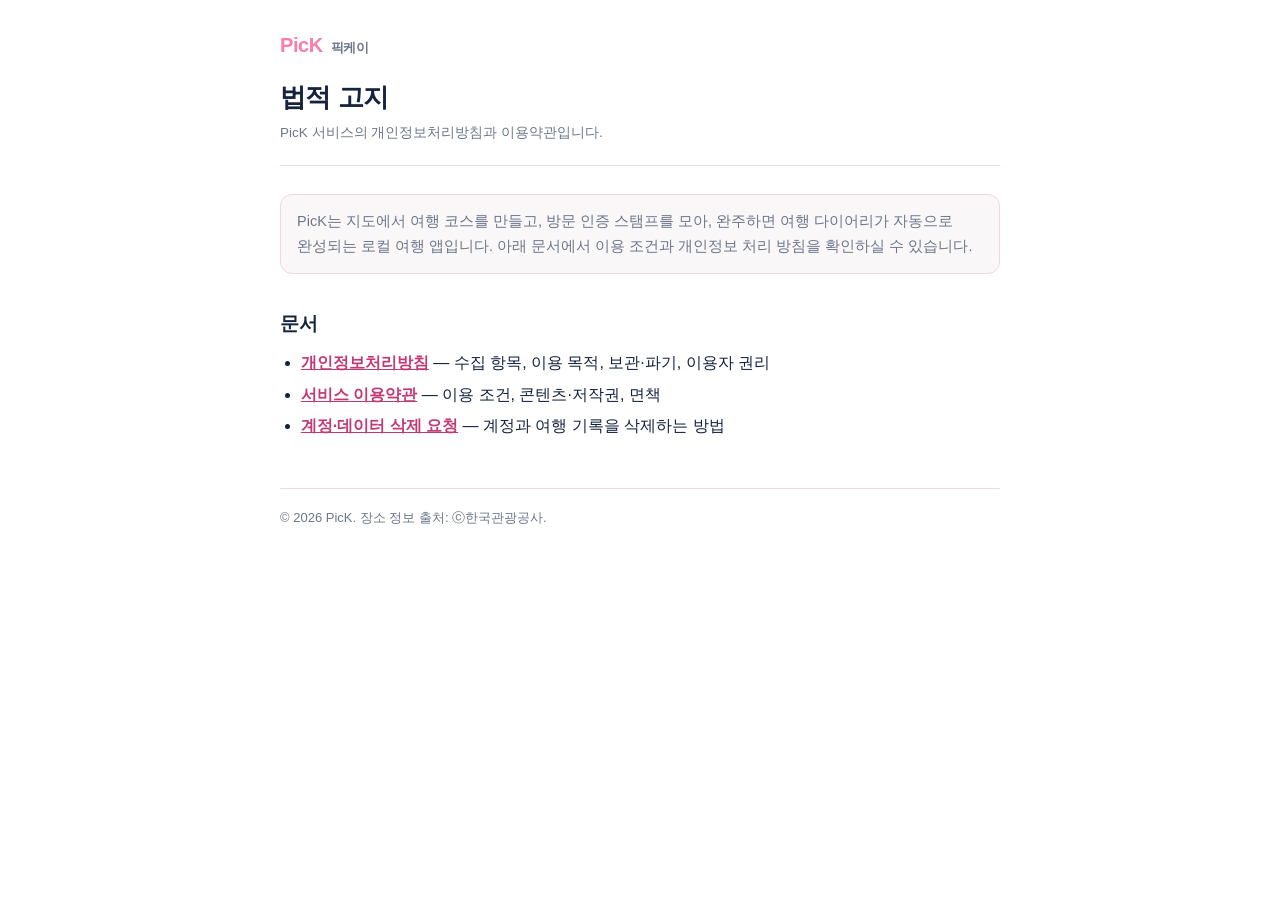
<file: index.html>
<!doctype html>
<html lang="ko">
<head>
  <meta charset="utf-8" />
  <meta name="viewport" content="width=device-width, initial-scale=1" />
  <meta name="robots" content="index, follow" />
  <title>PicK 법적 고지</title>
  <link rel="stylesheet" href="style.css?v=2" />
</head>
<body>
  <div class="wrap">
    <header class="doc">
      <a class="brand" href="index.html">PicK <small>픽케이</small></a>
      <h1>법적 고지</h1>
      <p class="meta">PicK 서비스의 개인정보처리방침과 이용약관입니다.</p>
    </header>

    <p class="lead">
      PicK는 지도에서 여행 코스를 만들고, 방문 인증 스탬프를 모아, 완주하면 여행
      다이어리가 자동으로 완성되는 로컬 여행 앱입니다. 아래 문서에서 이용 조건과
      개인정보 처리 방침을 확인하실 수 있습니다.
    </p>

    <section>
      <h2>문서</h2>
      <ul>
        <li><a href="privacy.html"><b>개인정보처리방침</b></a> — 수집 항목, 이용 목적, 보관·파기, 이용자 권리</li>
        <li><a href="terms.html"><b>서비스 이용약관</b></a> — 이용 조건, 콘텐츠·저작권, 면책</li>
        <li><a href="delete-request.html"><b>계정·데이터 삭제 요청</b></a> — 계정과 여행 기록을 삭제하는 방법</li>
      </ul>
    </section>

    <footer class="doc">
      <p>© 2026 PicK. 장소 정보 출처: ⓒ한국관광공사.</p>
    </footer>
  </div>
</body>
</html>
</file>
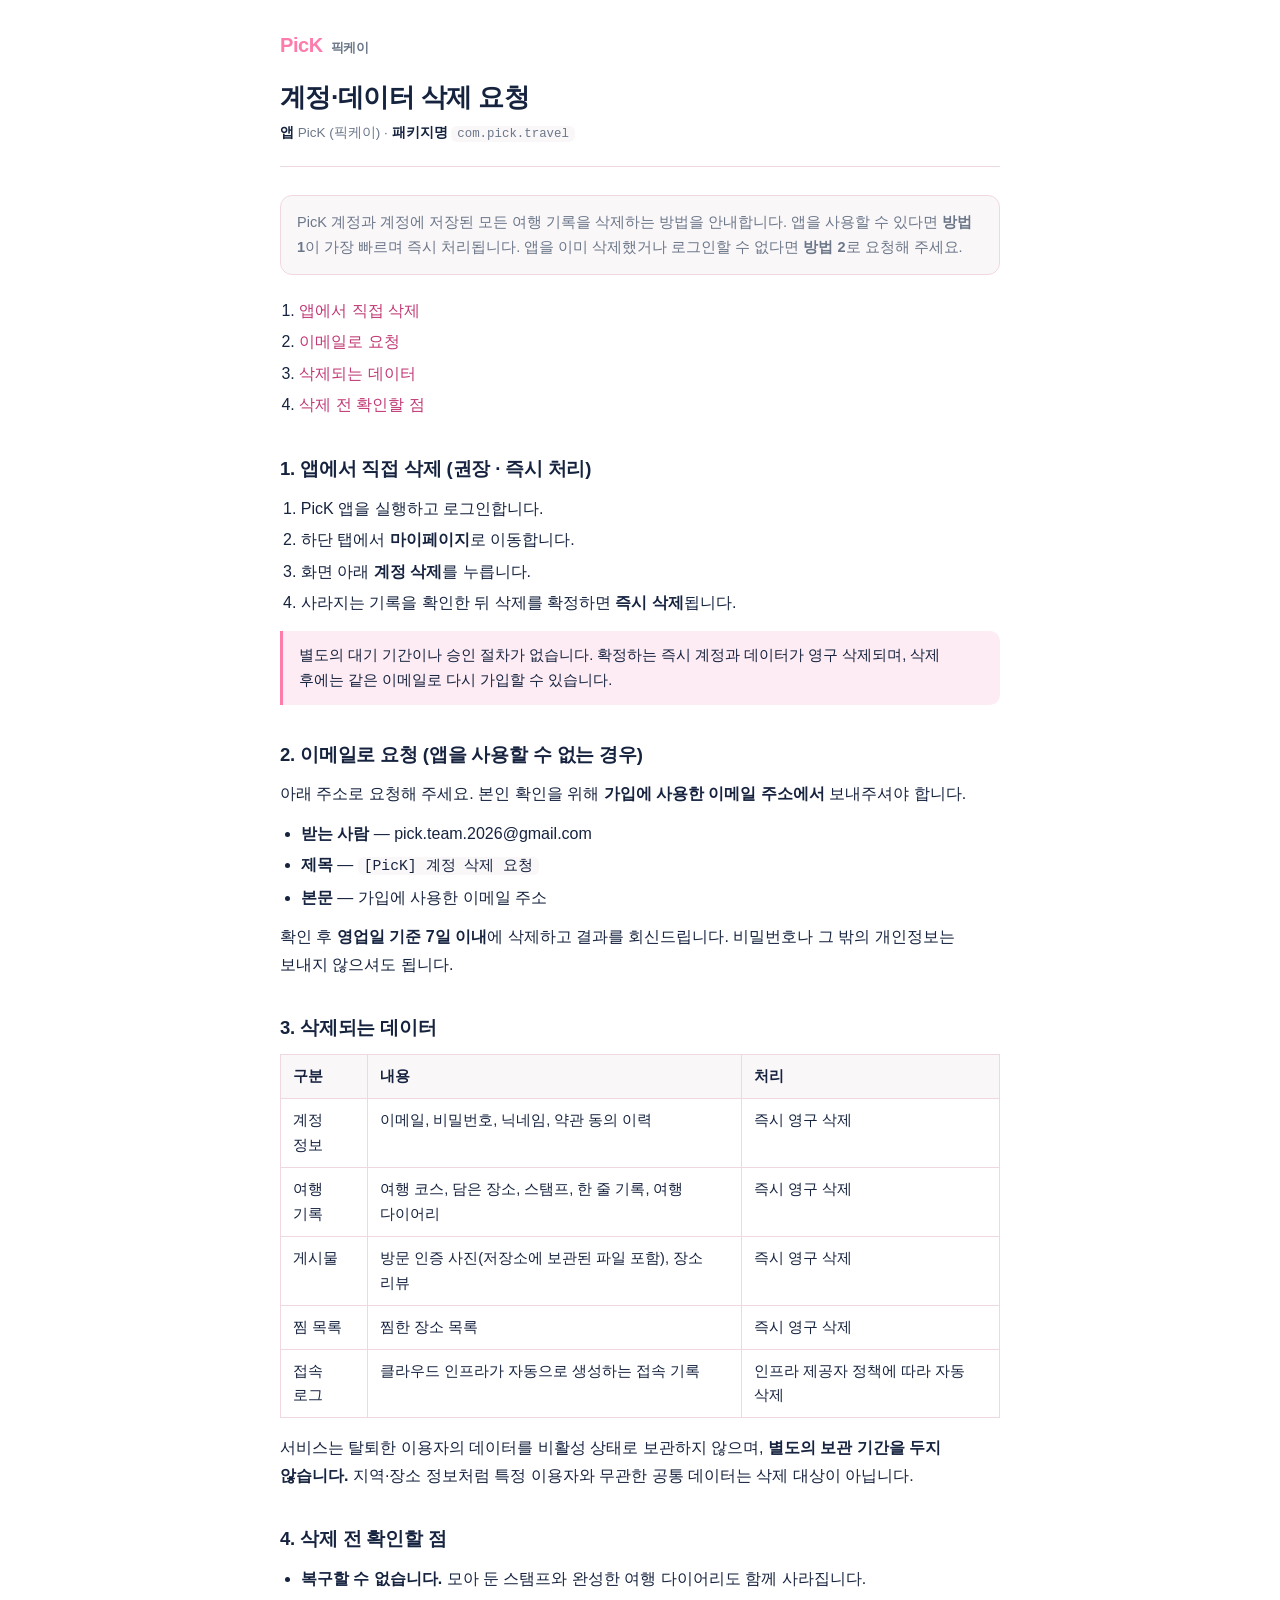
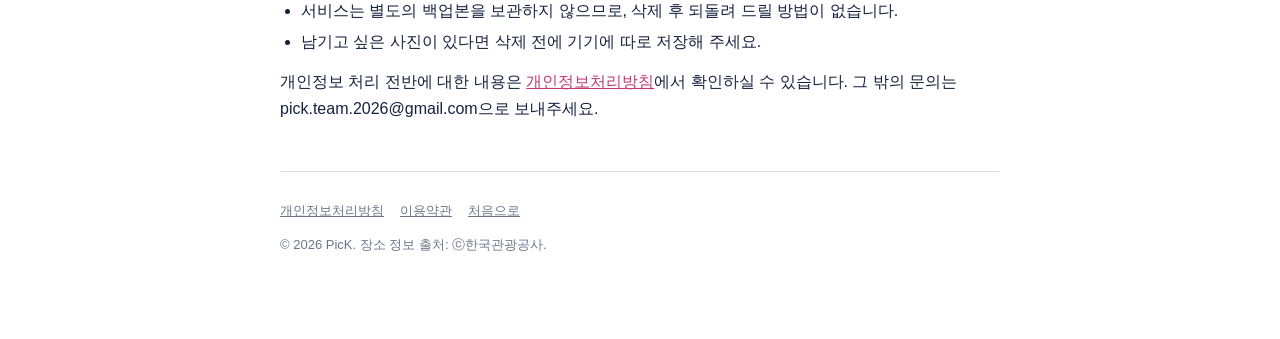
<file: delete-request.html>
<!doctype html>
<html lang="ko">
<head>
  <meta charset="utf-8" />
  <meta name="viewport" content="width=device-width, initial-scale=1" />
  <meta name="robots" content="index, follow" />
  <title>계정·데이터 삭제 요청 · PicK</title>
  <link rel="stylesheet" href="style.css?v=2" />
</head>
<body>
  <div class="wrap">
    <header class="doc">
      <a class="brand" href="index.html">PicK <small>픽케이</small></a>
      <h1>계정·데이터 삭제 요청</h1>
      <p class="meta"><b>앱</b> PicK (픽케이) · <b>패키지명</b> <code>com.pick.travel</code></p>
    </header>

    <p class="lead">
      PicK 계정과 계정에 저장된 모든 여행 기록을 삭제하는 방법을 안내합니다.
      앱을 사용할 수 있다면 <b>방법 1</b>이 가장 빠르며 즉시 처리됩니다.
      앱을 이미 삭제했거나 로그인할 수 없다면 <b>방법 2</b>로 요청해 주세요.
    </p>

    <nav class="toc" aria-label="목차">
      <ol>
        <li><a href="#m1">앱에서 직접 삭제</a></li>
        <li><a href="#m2">이메일로 요청</a></li>
        <li><a href="#data">삭제되는 데이터</a></li>
        <li><a href="#notes">삭제 전 확인할 점</a></li>
      </ol>
    </nav>

    <section id="m1">
      <h2>1. 앱에서 직접 삭제 (권장 · 즉시 처리)</h2>
      <ol class="body">
        <li>PicK 앱을 실행하고 로그인합니다.</li>
        <li>하단 탭에서 <b>마이페이지</b>로 이동합니다.</li>
        <li>화면 아래 <b>계정 삭제</b>를 누릅니다.</li>
        <li>사라지는 기록을 확인한 뒤 삭제를 확정하면 <b>즉시 삭제</b>됩니다.</li>
      </ol>
      <div class="callout">
        별도의 대기 기간이나 승인 절차가 없습니다. 확정하는 즉시 계정과 데이터가
        영구 삭제되며, 삭제 후에는 같은 이메일로 다시 가입할 수 있습니다.
      </div>
    </section>

    <section id="m2">
      <h2>2. 이메일로 요청 (앱을 사용할 수 없는 경우)</h2>
      <p>
        아래 주소로 요청해 주세요. 본인 확인을 위해 <b>가입에 사용한 이메일 주소에서</b>
        보내주셔야 합니다.
      </p>
      <ul>
        <li><b>받는 사람</b> — pick.team.2026@gmail.com</li>
        <li><b>제목</b> — <code>[PicK] 계정 삭제 요청</code></li>
        <li><b>본문</b> — 가입에 사용한 이메일 주소</li>
      </ul>
      <p>
        확인 후 <b>영업일 기준 7일 이내</b>에 삭제하고 결과를 회신드립니다.
        비밀번호나 그 밖의 개인정보는 보내지 않으셔도 됩니다.
      </p>
    </section>

    <section id="data">
      <h2>3. 삭제되는 데이터</h2>
      <table>
        <thead>
          <tr><th>구분</th><th>내용</th><th>처리</th></tr>
        </thead>
        <tbody>
          <tr>
            <td>계정 정보</td>
            <td>이메일, 비밀번호, 닉네임, 약관 동의 이력</td>
            <td>즉시 영구 삭제</td>
          </tr>
          <tr>
            <td>여행 기록</td>
            <td>여행 코스, 담은 장소, 스탬프, 한 줄 기록, 여행 다이어리</td>
            <td>즉시 영구 삭제</td>
          </tr>
          <tr>
            <td>게시물</td>
            <td>방문 인증 사진(저장소에 보관된 파일 포함), 장소 리뷰</td>
            <td>즉시 영구 삭제</td>
          </tr>
          <tr>
            <td>찜 목록</td>
            <td>찜한 장소 목록</td>
            <td>즉시 영구 삭제</td>
          </tr>
          <tr>
            <td>접속 로그</td>
            <td>클라우드 인프라가 자동으로 생성하는 접속 기록</td>
            <td>인프라 제공자 정책에 따라 자동 삭제</td>
          </tr>
        </tbody>
      </table>
      <p>
        서비스는 탈퇴한 이용자의 데이터를 비활성 상태로 보관하지 않으며,
        <b>별도의 보관 기간을 두지 않습니다.</b> 지역·장소 정보처럼 특정 이용자와
        무관한 공통 데이터는 삭제 대상이 아닙니다.
      </p>
    </section>

    <section id="notes">
      <h2>4. 삭제 전 확인할 점</h2>
      <ul>
        <li><b>복구할 수 없습니다.</b> 모아 둔 스탬프와 완성한 여행 다이어리도 함께 사라집니다.</li>
        <li>서비스는 별도의 백업본을 보관하지 않으므로, 삭제 후 되돌려 드릴 방법이 없습니다.</li>
        <li>남기고 싶은 사진이 있다면 삭제 전에 기기에 따로 저장해 주세요.</li>
      </ul>
      <p>
        개인정보 처리 전반에 대한 내용은
        <a href="privacy.html">개인정보처리방침</a>에서 확인하실 수 있습니다.
        그 밖의 문의는 pick.team.2026@gmail.com으로 보내주세요.
      </p>
    </section>

    <footer class="doc">
      <div class="backlinks">
        <a href="privacy.html">개인정보처리방침</a>
        <a href="terms.html">이용약관</a>
        <a href="index.html">처음으로</a>
      </div>
      <p style="margin-top:12px">© 2026 PicK. 장소 정보 출처: ⓒ한국관광공사.</p>
    </footer>
  </div>
</body>
</html>
</file>
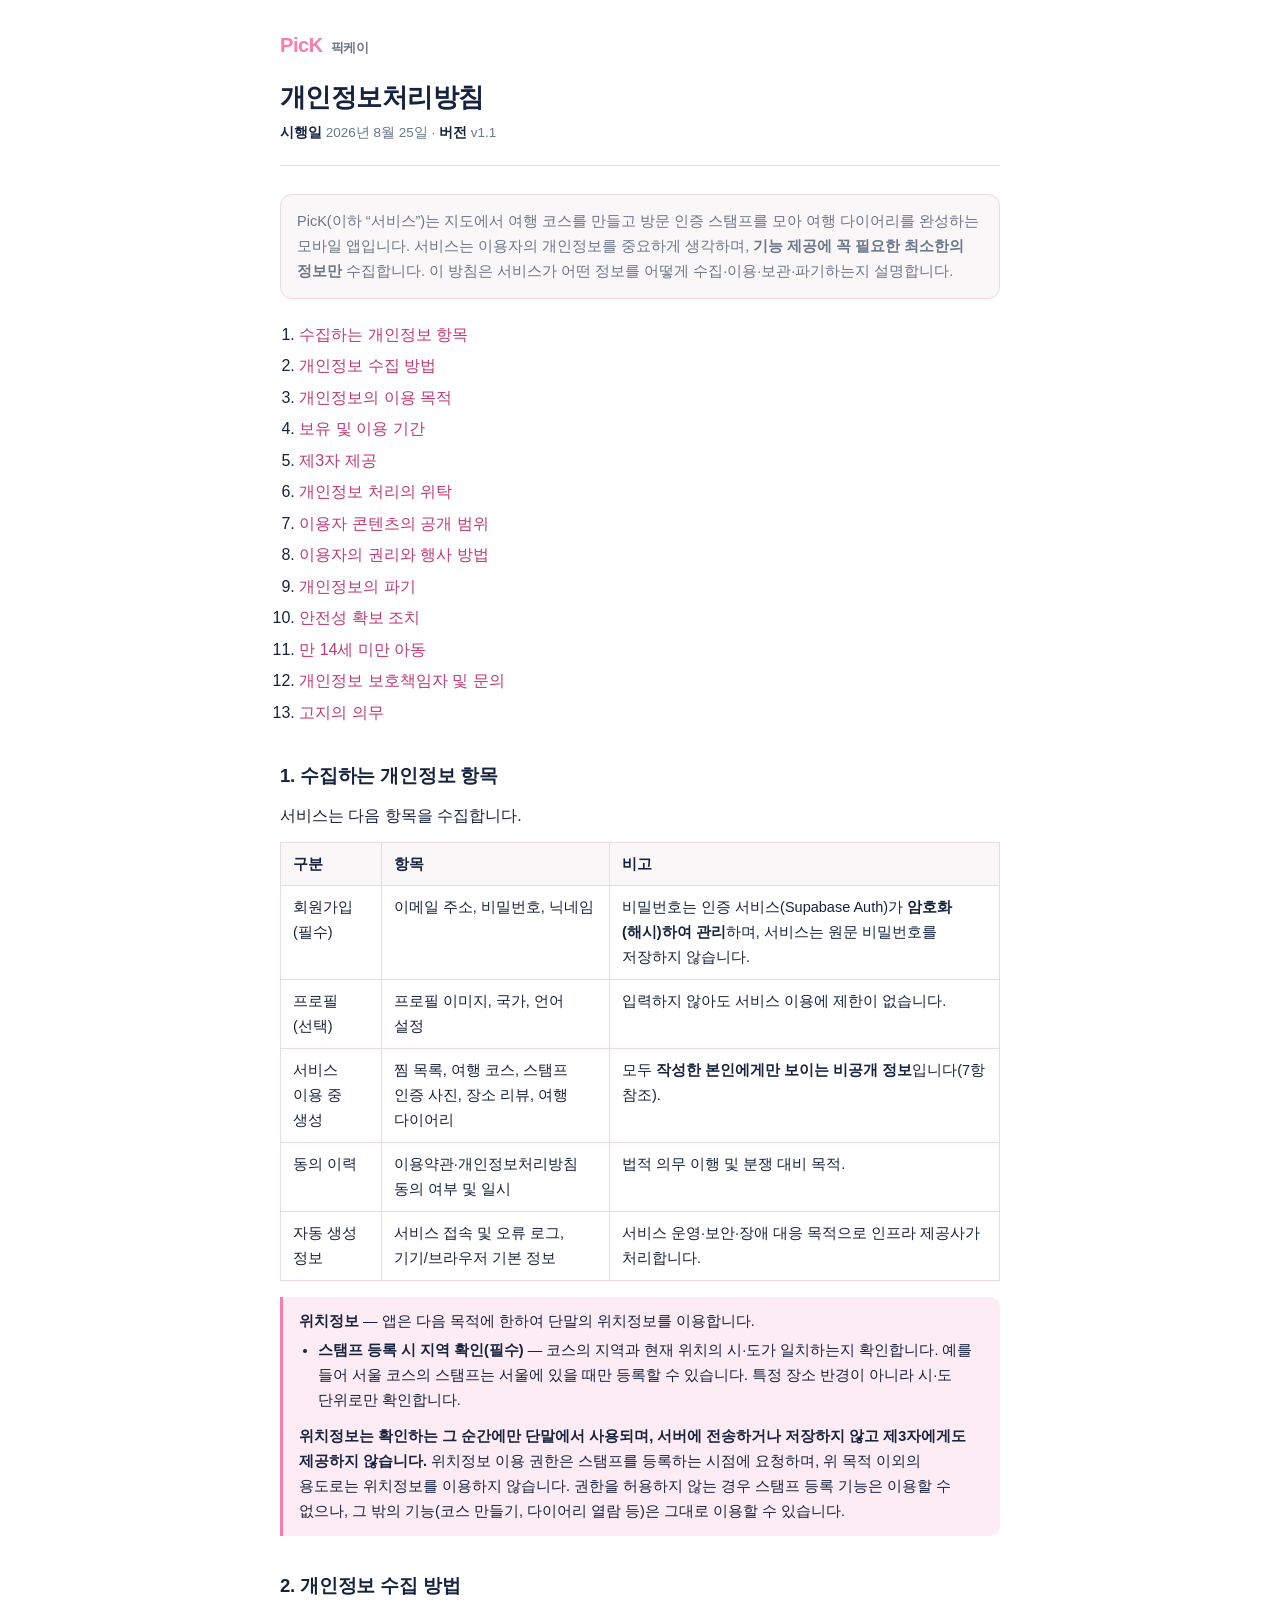
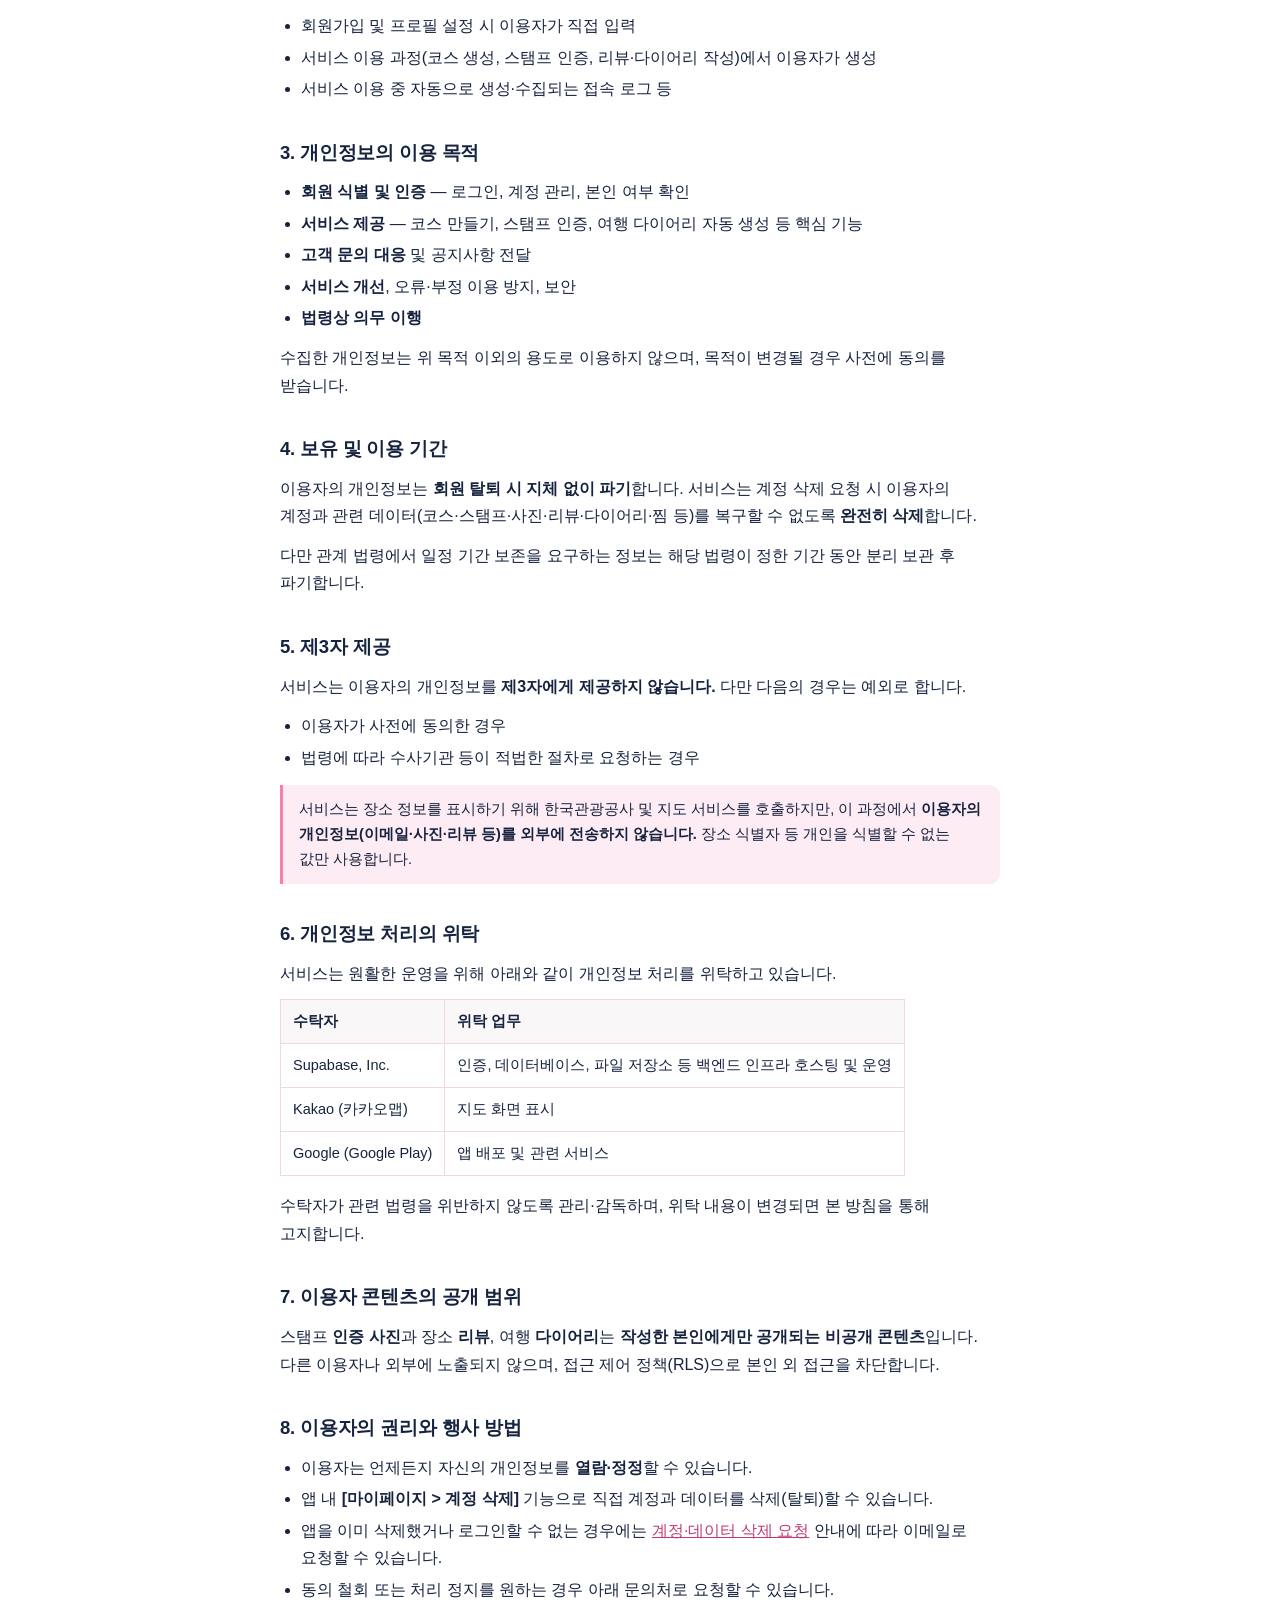
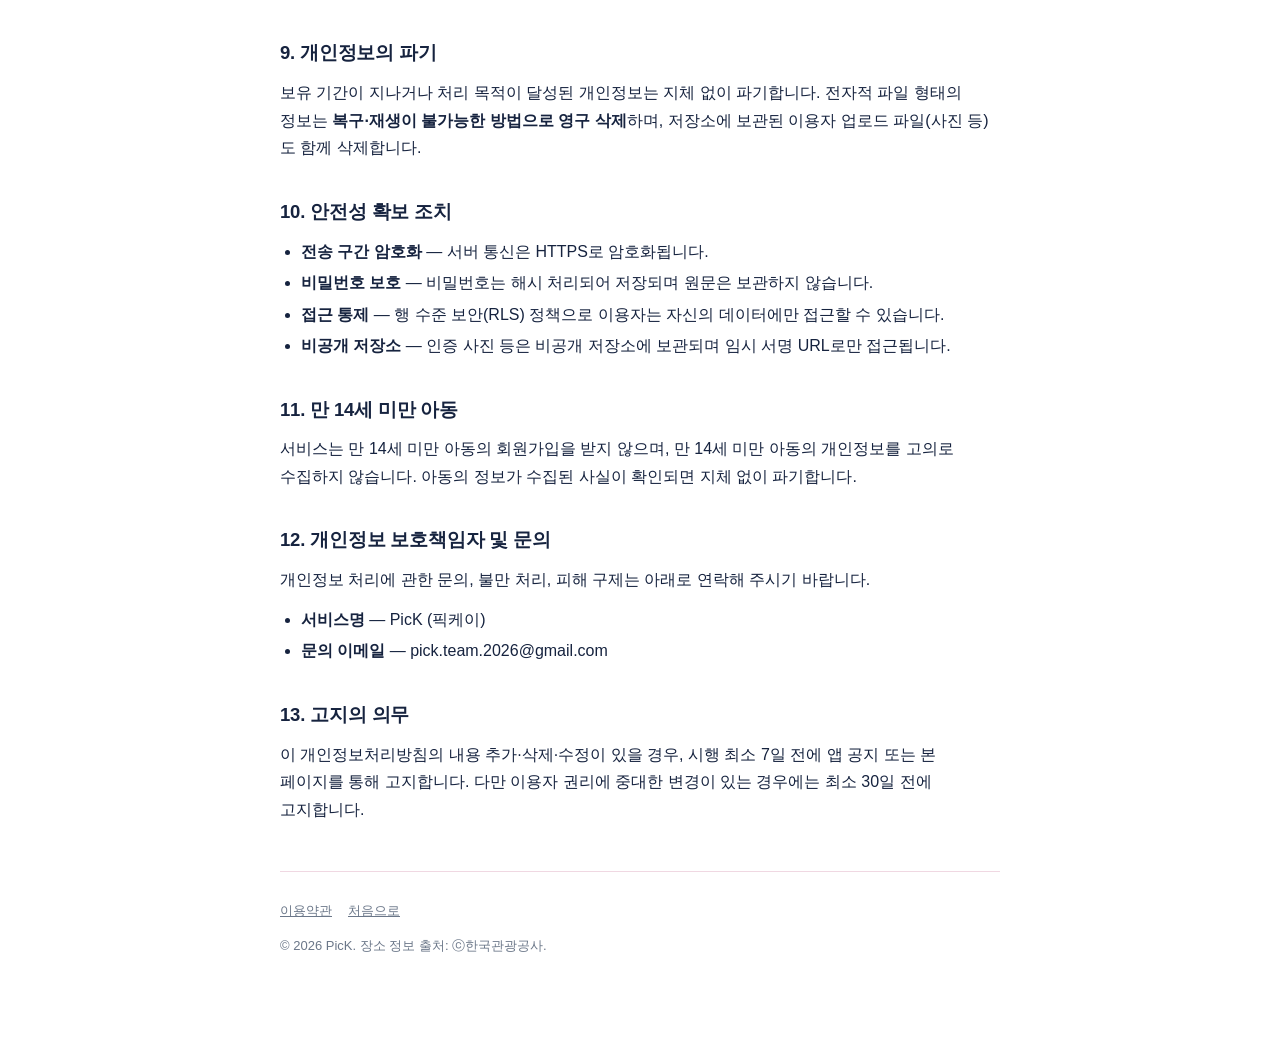
<file: privacy.html>
<!doctype html>
<html lang="ko">
<head>
  <meta charset="utf-8" />
  <meta name="viewport" content="width=device-width, initial-scale=1" />
  <meta name="robots" content="index, follow" />
  <title>개인정보처리방침 · PicK</title>
  <link rel="stylesheet" href="style.css?v=2" />
</head>
<body>
  <div class="wrap">
    <header class="doc">
      <a class="brand" href="index.html">PicK <small>픽케이</small></a>
      <h1>개인정보처리방침</h1>
      <p class="meta"><b>시행일</b> 2026년 8월 25일 · <b>버전</b> v1.1</p>
    </header>

    <p class="lead">
      PicK(이하 “서비스”)는 지도에서 여행 코스를 만들고 방문 인증 스탬프를 모아
      여행 다이어리를 완성하는 모바일 앱입니다. 서비스는 이용자의 개인정보를
      중요하게 생각하며, <b>기능 제공에 꼭 필요한 최소한의 정보만</b> 수집합니다.
      이 방침은 서비스가 어떤 정보를 어떻게 수집·이용·보관·파기하는지 설명합니다.
    </p>

    <nav class="toc" aria-label="목차">
      <ol>
        <li><a href="#s1">수집하는 개인정보 항목</a></li>
        <li><a href="#s2">개인정보 수집 방법</a></li>
        <li><a href="#s3">개인정보의 이용 목적</a></li>
        <li><a href="#s4">보유 및 이용 기간</a></li>
        <li><a href="#s5">제3자 제공</a></li>
        <li><a href="#s6">개인정보 처리의 위탁</a></li>
        <li><a href="#s7">이용자 콘텐츠의 공개 범위</a></li>
        <li><a href="#s8">이용자의 권리와 행사 방법</a></li>
        <li><a href="#s9">개인정보의 파기</a></li>
        <li><a href="#s10">안전성 확보 조치</a></li>
        <li><a href="#s11">만 14세 미만 아동</a></li>
        <li><a href="#s12">개인정보 보호책임자 및 문의</a></li>
        <li><a href="#s13">고지의 의무</a></li>
      </ol>
    </nav>

    <section id="s1">
      <h2>1. 수집하는 개인정보 항목</h2>
      <p>서비스는 다음 항목을 수집합니다.</p>
      <table>
        <thead><tr><th>구분</th><th>항목</th><th>비고</th></tr></thead>
        <tbody>
          <tr>
            <td>회원가입 (필수)</td>
            <td>이메일 주소, 비밀번호, 닉네임</td>
            <td>비밀번호는 인증 서비스(Supabase Auth)가 <b>암호화(해시)하여 관리</b>하며, 서비스는 원문 비밀번호를 저장하지 않습니다.</td>
          </tr>
          <tr>
            <td>프로필 (선택)</td>
            <td>프로필 이미지, 국가, 언어 설정</td>
            <td>입력하지 않아도 서비스 이용에 제한이 없습니다.</td>
          </tr>
          <tr>
            <td>서비스 이용 중 생성</td>
            <td>찜 목록, 여행 코스, 스탬프 인증 사진, 장소 리뷰, 여행 다이어리</td>
            <td>모두 <b>작성한 본인에게만 보이는 비공개 정보</b>입니다(7항 참조).</td>
          </tr>
          <tr>
            <td>동의 이력</td>
            <td>이용약관·개인정보처리방침 동의 여부 및 일시</td>
            <td>법적 의무 이행 및 분쟁 대비 목적.</td>
          </tr>
          <tr>
            <td>자동 생성 정보</td>
            <td>서비스 접속 및 오류 로그, 기기/브라우저 기본 정보</td>
            <td>서비스 운영·보안·장애 대응 목적으로 인프라 제공사가 처리합니다.</td>
          </tr>
        </tbody>
      </table>
      <div class="callout">
        <b>위치정보</b> — 앱은 다음 목적에 한하여 단말의 위치정보를 이용합니다.
        <ul>
          <li>
            <b>스탬프 등록 시 지역 확인(필수)</b> — 코스의 지역과 현재 위치의
            시·도가 일치하는지 확인합니다. 예를 들어 서울 코스의 스탬프는 서울에
            있을 때만 등록할 수 있습니다. 특정 장소 반경이 아니라 시·도 단위로만
            확인합니다.
          </li>
        </ul>
        <b>위치정보는 확인하는 그 순간에만 단말에서 사용되며, 서버에 전송하거나
        저장하지 않고 제3자에게도 제공하지 않습니다.</b>
        위치정보 이용 권한은 스탬프를 등록하는 시점에 요청하며, 위 목적 이외의
        용도로는 위치정보를 이용하지 않습니다. 권한을 허용하지 않는 경우 스탬프
        등록 기능은 이용할 수 없으나, 그 밖의 기능(코스 만들기, 다이어리 열람 등)은
        그대로 이용할 수 있습니다.
      </div>
    </section>

    <section id="s2">
      <h2>2. 개인정보 수집 방법</h2>
      <ul>
        <li>회원가입 및 프로필 설정 시 이용자가 직접 입력</li>
        <li>서비스 이용 과정(코스 생성, 스탬프 인증, 리뷰·다이어리 작성)에서 이용자가 생성</li>
        <li>서비스 이용 중 자동으로 생성·수집되는 접속 로그 등</li>
      </ul>
    </section>

    <section id="s3">
      <h2>3. 개인정보의 이용 목적</h2>
      <ul>
        <li><b>회원 식별 및 인증</b> — 로그인, 계정 관리, 본인 여부 확인</li>
        <li><b>서비스 제공</b> — 코스 만들기, 스탬프 인증, 여행 다이어리 자동 생성 등 핵심 기능</li>
        <li><b>고객 문의 대응</b> 및 공지사항 전달</li>
        <li><b>서비스 개선</b>, 오류·부정 이용 방지, 보안</li>
        <li><b>법령상 의무 이행</b></li>
      </ul>
      <p>수집한 개인정보는 위 목적 이외의 용도로 이용하지 않으며, 목적이 변경될 경우 사전에 동의를 받습니다.</p>
    </section>

    <section id="s4">
      <h2>4. 보유 및 이용 기간</h2>
      <p>
        이용자의 개인정보는 <b>회원 탈퇴 시 지체 없이 파기</b>합니다. 서비스는 계정 삭제
        요청 시 이용자의 계정과 관련 데이터(코스·스탬프·사진·리뷰·다이어리·찜 등)를
        복구할 수 없도록 <b>완전히 삭제</b>합니다.
      </p>
      <p>
        다만 관계 법령에서 일정 기간 보존을 요구하는 정보는 해당 법령이 정한 기간 동안
        분리 보관 후 파기합니다.
      </p>
    </section>

    <section id="s5">
      <h2>5. 제3자 제공</h2>
      <p>
        서비스는 이용자의 개인정보를 <b>제3자에게 제공하지 않습니다.</b> 다만
        다음의 경우는 예외로 합니다.
      </p>
      <ul>
        <li>이용자가 사전에 동의한 경우</li>
        <li>법령에 따라 수사기관 등이 적법한 절차로 요청하는 경우</li>
      </ul>
      <div class="callout">
        서비스는 장소 정보를 표시하기 위해 한국관광공사 및 지도 서비스를
        호출하지만, 이 과정에서 <b>이용자의 개인정보(이메일·사진·리뷰 등)를 외부에
        전송하지 않습니다.</b> 장소 식별자 등 개인을 식별할 수 없는 값만 사용합니다.
      </div>
    </section>

    <section id="s6">
      <h2>6. 개인정보 처리의 위탁</h2>
      <p>서비스는 원활한 운영을 위해 아래와 같이 개인정보 처리를 위탁하고 있습니다.</p>
      <table>
        <thead><tr><th>수탁자</th><th>위탁 업무</th></tr></thead>
        <tbody>
          <tr><td>Supabase, Inc.</td><td>인증, 데이터베이스, 파일 저장소 등 백엔드 인프라 호스팅 및 운영</td></tr>
          <tr><td>Kakao (카카오맵)</td><td>지도 화면 표시</td></tr>
          <tr><td>Google (Google Play)</td><td>앱 배포 및 관련 서비스</td></tr>
        </tbody>
      </table>
      <p>수탁자가 관련 법령을 위반하지 않도록 관리·감독하며, 위탁 내용이 변경되면 본 방침을 통해 고지합니다.</p>
    </section>

    <section id="s7">
      <h2>7. 이용자 콘텐츠의 공개 범위</h2>
      <p>
        스탬프 <b>인증 사진</b>과 장소 <b>리뷰</b>, 여행 <b>다이어리</b>는
        <b>작성한 본인에게만 공개되는 비공개 콘텐츠</b>입니다. 다른 이용자나
        외부에 노출되지 않으며, 접근 제어 정책(RLS)으로 본인 외 접근을 차단합니다.
      </p>
    </section>

    <section id="s8">
      <h2>8. 이용자의 권리와 행사 방법</h2>
      <ul>
        <li>이용자는 언제든지 자신의 개인정보를 <b>열람·정정</b>할 수 있습니다.</li>
        <li>앱 내 <b>[마이페이지 &gt; 계정 삭제]</b> 기능으로 직접 계정과 데이터를 삭제(탈퇴)할 수 있습니다.</li>
        <li>앱을 이미 삭제했거나 로그인할 수 없는 경우에는
          <a href="delete-request.html">계정·데이터 삭제 요청</a> 안내에 따라 이메일로 요청할 수 있습니다.</li>
        <li>동의 철회 또는 처리 정지를 원하는 경우 아래 문의처로 요청할 수 있습니다.</li>
      </ul>
    </section>

    <section id="s9">
      <h2>9. 개인정보의 파기</h2>
      <p>
        보유 기간이 지나거나 처리 목적이 달성된 개인정보는 지체 없이 파기합니다.
        전자적 파일 형태의 정보는 <b>복구·재생이 불가능한 방법으로 영구 삭제</b>하며,
        저장소에 보관된 이용자 업로드 파일(사진 등)도 함께 삭제합니다.
      </p>
    </section>

    <section id="s10">
      <h2>10. 안전성 확보 조치</h2>
      <ul>
        <li><b>전송 구간 암호화</b> — 서버 통신은 HTTPS로 암호화됩니다.</li>
        <li><b>비밀번호 보호</b> — 비밀번호는 해시 처리되어 저장되며 원문은 보관하지 않습니다.</li>
        <li><b>접근 통제</b> — 행 수준 보안(RLS) 정책으로 이용자는 자신의 데이터에만 접근할 수 있습니다.</li>
        <li><b>비공개 저장소</b> — 인증 사진 등은 비공개 저장소에 보관되며 임시 서명 URL로만 접근됩니다.</li>
      </ul>
    </section>

    <section id="s11">
      <h2>11. 만 14세 미만 아동</h2>
      <p>
        서비스는 만 14세 미만 아동의 회원가입을 받지 않으며, 만 14세 미만 아동의
        개인정보를 고의로 수집하지 않습니다. 아동의 정보가 수집된 사실이 확인되면
        지체 없이 파기합니다.
      </p>
    </section>

    <section id="s12">
      <h2>12. 개인정보 보호책임자 및 문의</h2>
      <p>개인정보 처리에 관한 문의, 불만 처리, 피해 구제는 아래로 연락해 주시기 바랍니다.</p>
      <ul>
        <li><b>서비스명</b> — PicK (픽케이)</li>
        <li><b>문의 이메일</b> — pick.team.2026@gmail.com</li>
      </ul>
    </section>

    <section id="s13">
      <h2>13. 고지의 의무</h2>
      <p>
        이 개인정보처리방침의 내용 추가·삭제·수정이 있을 경우, 시행 최소 7일 전에
        앱 공지 또는 본 페이지를 통해 고지합니다. 다만 이용자 권리에 중대한 변경이
        있는 경우에는 최소 30일 전에 고지합니다.
      </p>
    </section>

    <footer class="doc">
      <div class="backlinks">
        <a href="terms.html">이용약관</a>
        <a href="index.html">처음으로</a>
      </div>
      <p style="margin-top:12px">© 2026 PicK. 장소 정보 출처: ⓒ한국관광공사.</p>
    </footer>
  </div>
</body>
</html>
</file>
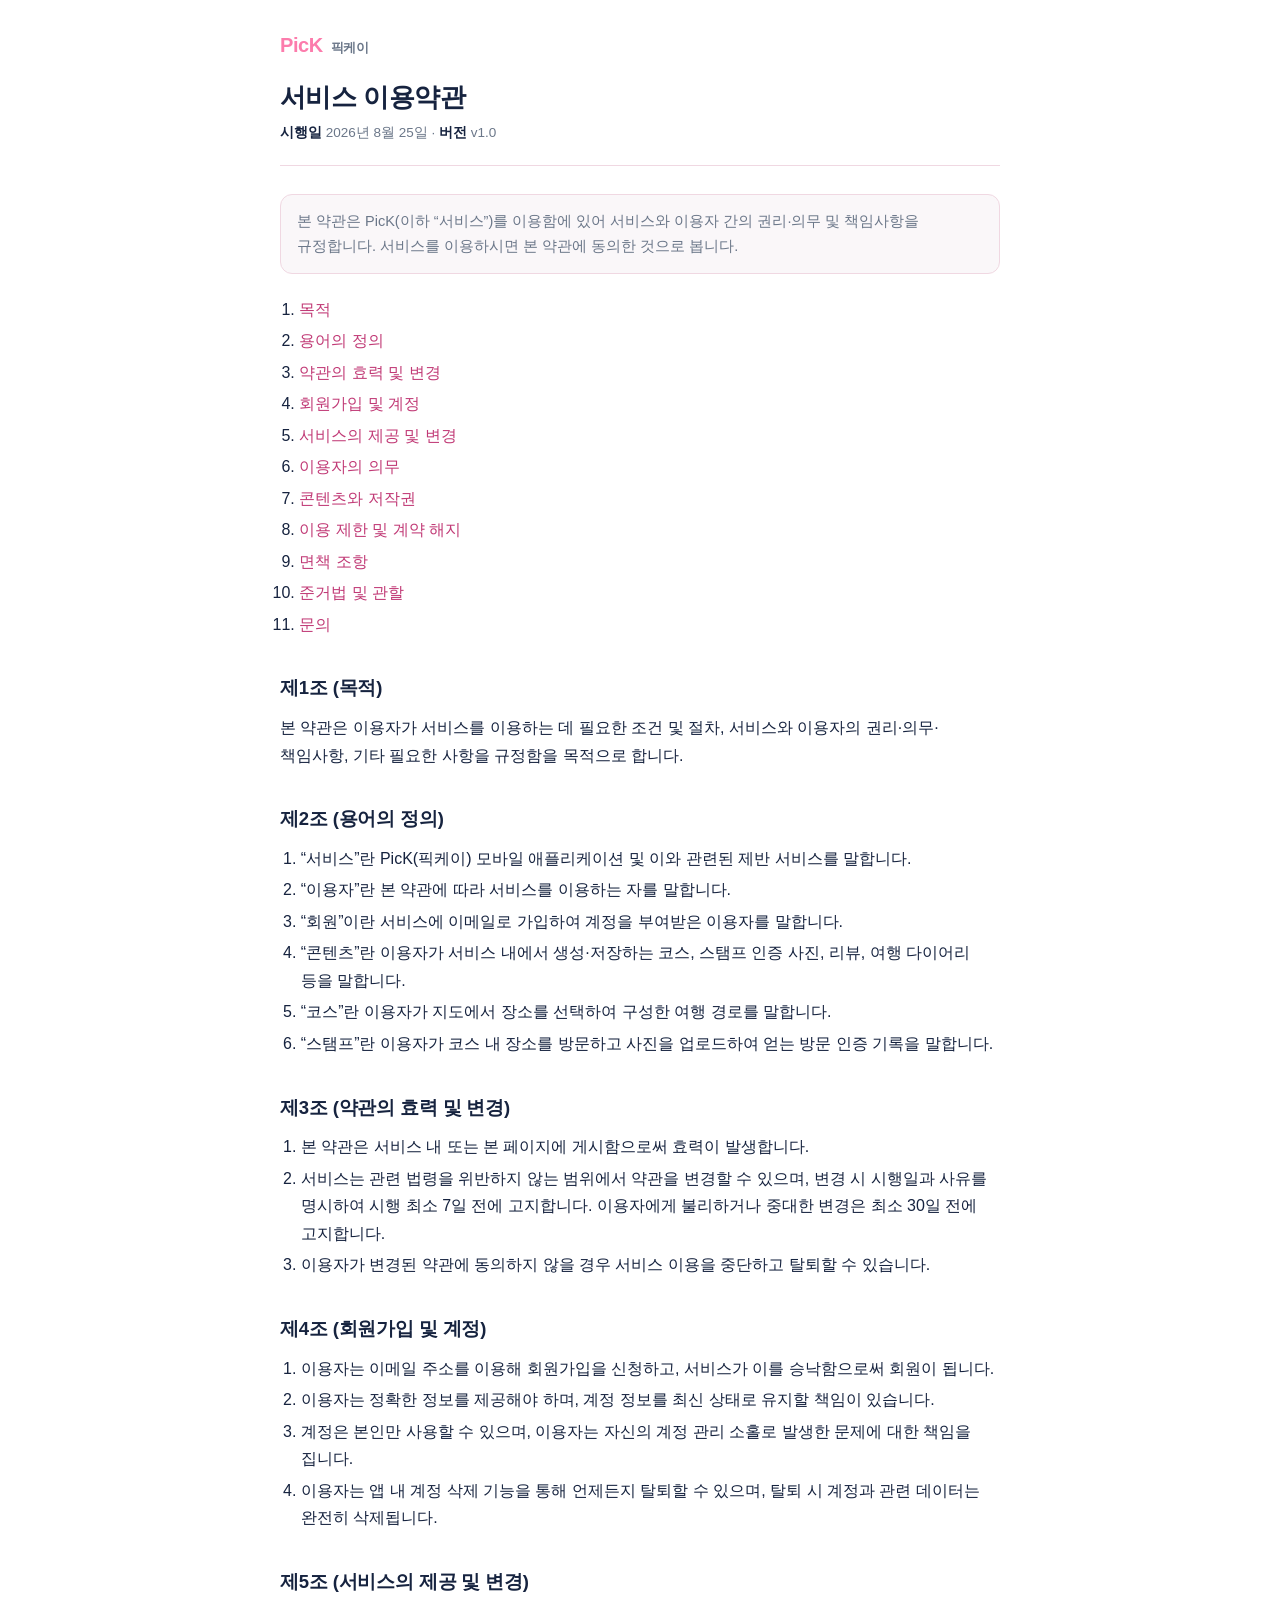
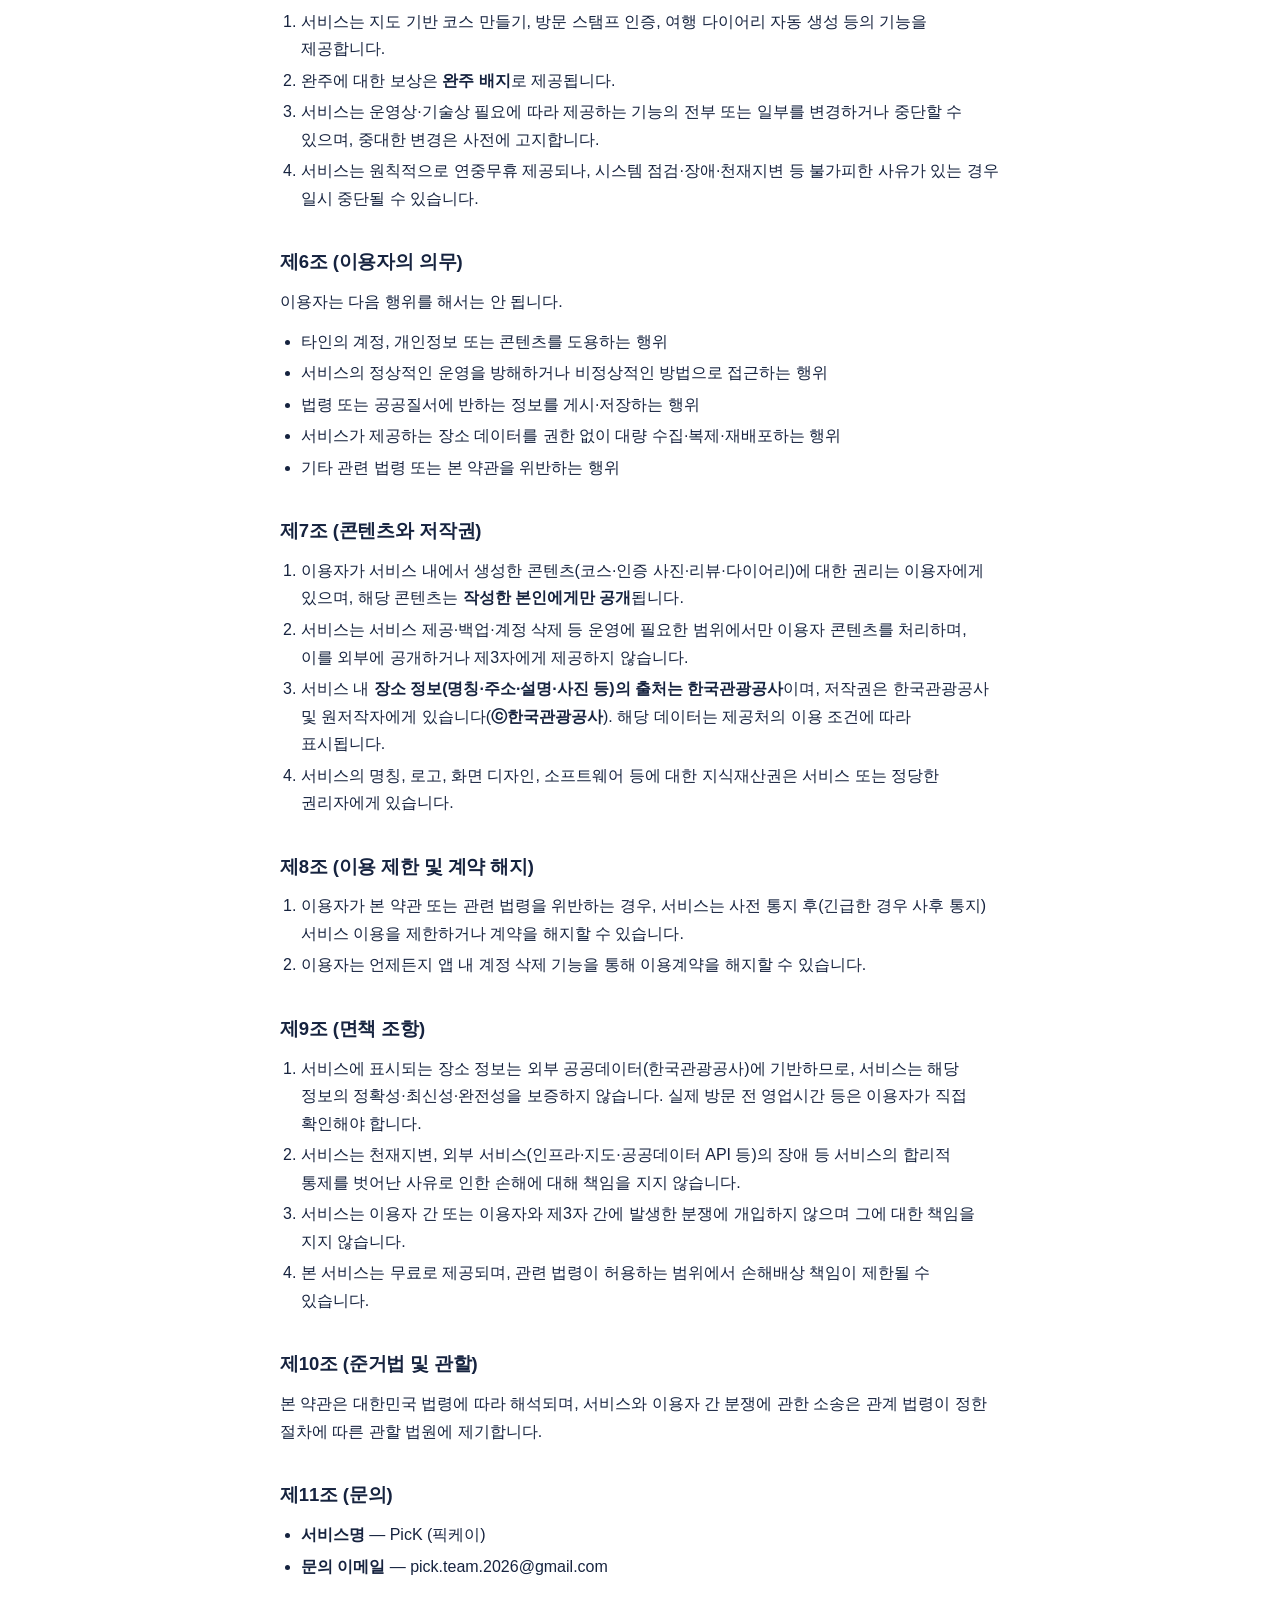
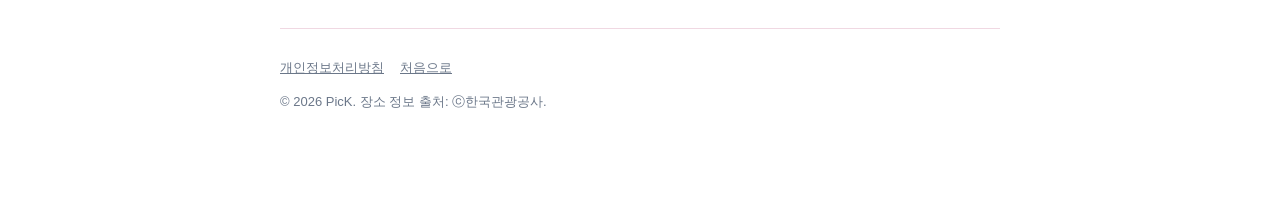
<file: terms.html>
<!doctype html>
<html lang="ko">
<head>
  <meta charset="utf-8" />
  <meta name="viewport" content="width=device-width, initial-scale=1" />
  <meta name="robots" content="index, follow" />
  <title>이용약관 · PicK</title>
  <link rel="stylesheet" href="style.css?v=2" />
</head>
<body>
  <div class="wrap">
    <header class="doc">
      <a class="brand" href="index.html">PicK <small>픽케이</small></a>
      <h1>서비스 이용약관</h1>
      <p class="meta"><b>시행일</b> 2026년 8월 25일 · <b>버전</b> v1.0</p>
    </header>

    <p class="lead">
      본 약관은 PicK(이하 “서비스”)를 이용함에 있어 서비스와 이용자 간의 권리·의무
      및 책임사항을 규정합니다. 서비스를 이용하시면 본 약관에 동의한 것으로 봅니다.
    </p>

    <nav class="toc" aria-label="목차">
      <ol>
        <li><a href="#s1">목적</a></li>
        <li><a href="#s2">용어의 정의</a></li>
        <li><a href="#s3">약관의 효력 및 변경</a></li>
        <li><a href="#s4">회원가입 및 계정</a></li>
        <li><a href="#s5">서비스의 제공 및 변경</a></li>
        <li><a href="#s6">이용자의 의무</a></li>
        <li><a href="#s7">콘텐츠와 저작권</a></li>
        <li><a href="#s8">이용 제한 및 계약 해지</a></li>
        <li><a href="#s9">면책 조항</a></li>
        <li><a href="#s10">준거법 및 관할</a></li>
        <li><a href="#s11">문의</a></li>
      </ol>
    </nav>

    <section id="s1">
      <h2>제1조 (목적)</h2>
      <p>
        본 약관은 이용자가 서비스를 이용하는 데 필요한 조건 및 절차, 서비스와 이용자의
        권리·의무·책임사항, 기타 필요한 사항을 규정함을 목적으로 합니다.
      </p>
    </section>

    <section id="s2">
      <h2>제2조 (용어의 정의)</h2>
      <ol class="body">
        <li>“서비스”란 PicK(픽케이) 모바일 애플리케이션 및 이와 관련된 제반 서비스를 말합니다.</li>
        <li>“이용자”란 본 약관에 따라 서비스를 이용하는 자를 말합니다.</li>
        <li>“회원”이란 서비스에 이메일로 가입하여 계정을 부여받은 이용자를 말합니다.</li>
        <li>“콘텐츠”란 이용자가 서비스 내에서 생성·저장하는 코스, 스탬프 인증 사진, 리뷰, 여행 다이어리 등을 말합니다.</li>
        <li>“코스”란 이용자가 지도에서 장소를 선택하여 구성한 여행 경로를 말합니다.</li>
        <li>“스탬프”란 이용자가 코스 내 장소를 방문하고 사진을 업로드하여 얻는 방문 인증 기록을 말합니다.</li>
      </ol>
    </section>

    <section id="s3">
      <h2>제3조 (약관의 효력 및 변경)</h2>
      <ol class="body">
        <li>본 약관은 서비스 내 또는 본 페이지에 게시함으로써 효력이 발생합니다.</li>
        <li>서비스는 관련 법령을 위반하지 않는 범위에서 약관을 변경할 수 있으며, 변경 시 시행일과 사유를 명시하여 시행 최소 7일 전에 고지합니다. 이용자에게 불리하거나 중대한 변경은 최소 30일 전에 고지합니다.</li>
        <li>이용자가 변경된 약관에 동의하지 않을 경우 서비스 이용을 중단하고 탈퇴할 수 있습니다.</li>
      </ol>
    </section>

    <section id="s4">
      <h2>제4조 (회원가입 및 계정)</h2>
      <ol class="body">
        <li>이용자는 이메일 주소를 이용해 회원가입을 신청하고, 서비스가 이를 승낙함으로써 회원이 됩니다.</li>
        <li>이용자는 정확한 정보를 제공해야 하며, 계정 정보를 최신 상태로 유지할 책임이 있습니다.</li>
        <li>계정은 본인만 사용할 수 있으며, 이용자는 자신의 계정 관리 소홀로 발생한 문제에 대한 책임을 집니다.</li>
        <li>이용자는 앱 내 계정 삭제 기능을 통해 언제든지 탈퇴할 수 있으며, 탈퇴 시 계정과 관련 데이터는 완전히 삭제됩니다.</li>
      </ol>
    </section>

    <section id="s5">
      <h2>제5조 (서비스의 제공 및 변경)</h2>
      <ol class="body">
        <li>서비스는 지도 기반 코스 만들기, 방문 스탬프 인증, 여행 다이어리 자동 생성 등의 기능을 제공합니다.</li>
        <li>완주에 대한 보상은 <b>완주 배지</b>로 제공됩니다.</li>
        <li>서비스는 운영상·기술상 필요에 따라 제공하는 기능의 전부 또는 일부를 변경하거나 중단할 수 있으며, 중대한 변경은 사전에 고지합니다.</li>
        <li>서비스는 원칙적으로 연중무휴 제공되나, 시스템 점검·장애·천재지변 등 불가피한 사유가 있는 경우 일시 중단될 수 있습니다.</li>
      </ol>
    </section>

    <section id="s6">
      <h2>제6조 (이용자의 의무)</h2>
      <p>이용자는 다음 행위를 해서는 안 됩니다.</p>
      <ul>
        <li>타인의 계정, 개인정보 또는 콘텐츠를 도용하는 행위</li>
        <li>서비스의 정상적인 운영을 방해하거나 비정상적인 방법으로 접근하는 행위</li>
        <li>법령 또는 공공질서에 반하는 정보를 게시·저장하는 행위</li>
        <li>서비스가 제공하는 장소 데이터를 권한 없이 대량 수집·복제·재배포하는 행위</li>
        <li>기타 관련 법령 또는 본 약관을 위반하는 행위</li>
      </ul>
    </section>

    <section id="s7">
      <h2>제7조 (콘텐츠와 저작권)</h2>
      <ol class="body">
        <li>이용자가 서비스 내에서 생성한 콘텐츠(코스·인증 사진·리뷰·다이어리)에 대한 권리는 이용자에게 있으며, 해당 콘텐츠는 <b>작성한 본인에게만 공개</b>됩니다.</li>
        <li>서비스는 서비스 제공·백업·계정 삭제 등 운영에 필요한 범위에서만 이용자 콘텐츠를 처리하며, 이를 외부에 공개하거나 제3자에게 제공하지 않습니다.</li>
        <li>서비스 내 <b>장소 정보(명칭·주소·설명·사진 등)의 출처는 한국관광공사</b>이며, 저작권은 한국관광공사 및 원저작자에게 있습니다(<b>ⓒ한국관광공사</b>). 해당 데이터는 제공처의 이용 조건에 따라 표시됩니다.</li>
        <li>서비스의 명칭, 로고, 화면 디자인, 소프트웨어 등에 대한 지식재산권은 서비스 또는 정당한 권리자에게 있습니다.</li>
      </ol>
    </section>

    <section id="s8">
      <h2>제8조 (이용 제한 및 계약 해지)</h2>
      <ol class="body">
        <li>이용자가 본 약관 또는 관련 법령을 위반하는 경우, 서비스는 사전 통지 후(긴급한 경우 사후 통지) 서비스 이용을 제한하거나 계약을 해지할 수 있습니다.</li>
        <li>이용자는 언제든지 앱 내 계정 삭제 기능을 통해 이용계약을 해지할 수 있습니다.</li>
      </ol>
    </section>

    <section id="s9">
      <h2>제9조 (면책 조항)</h2>
      <ol class="body">
        <li>서비스에 표시되는 장소 정보는 외부 공공데이터(한국관광공사)에 기반하므로, 서비스는 해당 정보의 정확성·최신성·완전성을 보증하지 않습니다. 실제 방문 전 영업시간 등은 이용자가 직접 확인해야 합니다.</li>
        <li>서비스는 천재지변, 외부 서비스(인프라·지도·공공데이터 API 등)의 장애 등 서비스의 합리적 통제를 벗어난 사유로 인한 손해에 대해 책임을 지지 않습니다.</li>
        <li>서비스는 이용자 간 또는 이용자와 제3자 간에 발생한 분쟁에 개입하지 않으며 그에 대한 책임을 지지 않습니다.</li>
        <li>본 서비스는 무료로 제공되며, 관련 법령이 허용하는 범위에서 손해배상 책임이 제한될 수 있습니다.</li>
      </ol>
    </section>

    <section id="s10">
      <h2>제10조 (준거법 및 관할)</h2>
      <p>
        본 약관은 대한민국 법령에 따라 해석되며, 서비스와 이용자 간 분쟁에 관한 소송은
        관계 법령이 정한 절차에 따른 관할 법원에 제기합니다.
      </p>
    </section>

    <section id="s11">
      <h2>제11조 (문의)</h2>
      <ul>
        <li><b>서비스명</b> — PicK (픽케이)</li>
        <li><b>문의 이메일</b> — pick.team.2026@gmail.com</li>
      </ul>
    </section>

    <footer class="doc">
      <div class="backlinks">
        <a href="privacy.html">개인정보처리방침</a>
        <a href="index.html">처음으로</a>
      </div>
      <p style="margin-top:12px">© 2026 PicK. 장소 정보 출처: ⓒ한국관광공사.</p>
    </footer>
  </div>
</body>
</html>
</file>
<file: style.css>
/* PicK 법적 고지 페이지 공통 스타일 — GitHub Pages 정적 호스팅용.
   앱 마이페이지의 인앱 브라우저에서 열리므로 모바일 우선 + 밝은 테마 고정. */

:root {
  /* PicK 브랜드 팔레트(frontend/src/constants/theme.ts의 Brand). */
  --bg: #ffffff;
  --surface: #faf7f9;      /* 살짝 분홍기 도는 오프화이트(Brand.background) */
  --text: #16233f;         /* 제목·본문(Brand.textPrimary 네이비) */
  --muted: #6b7789;        /* 보조 문구(Brand.textSecondary) */
  --border: #f0d8e2;       /* 구분선(Brand.border 계열) */
  --accent: #fc7cac;       /* 메인 핑크(Brand.primary) — 워드마크·강조·콜아웃 */
  --accent-weak: #fdecf3;  /* 연한 핑크 배경 */
  --link: #c13a76;         /* 본문 링크 — 가독성 확보한 진한 브랜드 핑크 */
  --maxw: 760px;
}

* { box-sizing: border-box; }

html { -webkit-text-size-adjust: 100%; }

body {
  margin: 0;
  padding: 0;
  background: var(--bg);
  color: var(--text);
  font-family: -apple-system, "Apple SD Gothic Neo", "Noto Sans KR", "Malgun Gothic",
    Roboto, "Segoe UI", sans-serif;
  line-height: 1.72;
  font-size: 16px;
  word-break: keep-all;
  overflow-wrap: anywhere;
}

.wrap {
  max-width: var(--maxw);
  margin: 0 auto;
  padding: 28px 20px 72px;
}

header.doc {
  border-bottom: 1px solid var(--border);
  padding-bottom: 20px;
  margin-bottom: 28px;
}

.brand {
  display: inline-flex;
  align-items: baseline;
  gap: 8px;
  text-decoration: none;
  color: var(--accent);
  font-weight: 800;
  letter-spacing: -0.02em;
  font-size: 20px;
}
.brand small { color: var(--muted); font-weight: 600; font-size: 13px; }

h1 {
  font-size: 26px;
  line-height: 1.35;
  margin: 18px 0 6px;
  letter-spacing: -0.02em;
}

.meta {
  color: var(--muted);
  font-size: 13.5px;
  margin: 0;
}
.meta b { color: var(--text); font-weight: 700; }

.lead {
  background: var(--surface);
  border: 1px solid var(--border);
  border-radius: 12px;
  padding: 14px 16px;
  margin: 22px 0 8px;
  color: var(--muted);
  font-size: 14.5px;
}

nav.toc {
  margin: 22px 0 8px;
  padding: 0;
}
nav.toc ol { margin: 0; padding-left: 1.2em; }
nav.toc a { color: var(--link); text-decoration: none; }
nav.toc a:hover { text-decoration: underline; }

section { margin-top: 30px; scroll-margin-top: 16px; }

h2 {
  font-size: 18.5px;
  margin: 0 0 10px;
  padding-top: 4px;
  letter-spacing: -0.01em;
}

h3 { font-size: 15.5px; margin: 18px 0 6px; }

p { margin: 0 0 12px; }

ul, ol.body { margin: 0 0 12px; padding-left: 1.3em; }
li { margin: 4px 0; }

a { color: var(--link); }

table {
  width: 100%;
  border-collapse: collapse;
  margin: 8px 0 16px;
  font-size: 14.5px;
  display: block;
  overflow-x: auto;
}
th, td {
  border: 1px solid var(--border);
  padding: 9px 12px;
  text-align: left;
  vertical-align: top;
}
th { background: var(--surface); font-weight: 700; white-space: nowrap; }

.callout {
  border-left: 3px solid var(--accent);
  background: var(--accent-weak);
  border-radius: 0 10px 10px 0;
  padding: 12px 16px;
  margin: 14px 0;
  font-size: 14.5px;
}

code { background: var(--surface); padding: 1px 6px; border-radius: 6px; font-size: 0.92em; }

footer.doc {
  margin-top: 48px;
  padding-top: 18px;
  border-top: 1px solid var(--border);
  color: var(--muted);
  font-size: 13px;
}
footer.doc a { color: var(--muted); }

.backlinks { margin-top: 10px; display: flex; gap: 16px; flex-wrap: wrap; }
</file>
